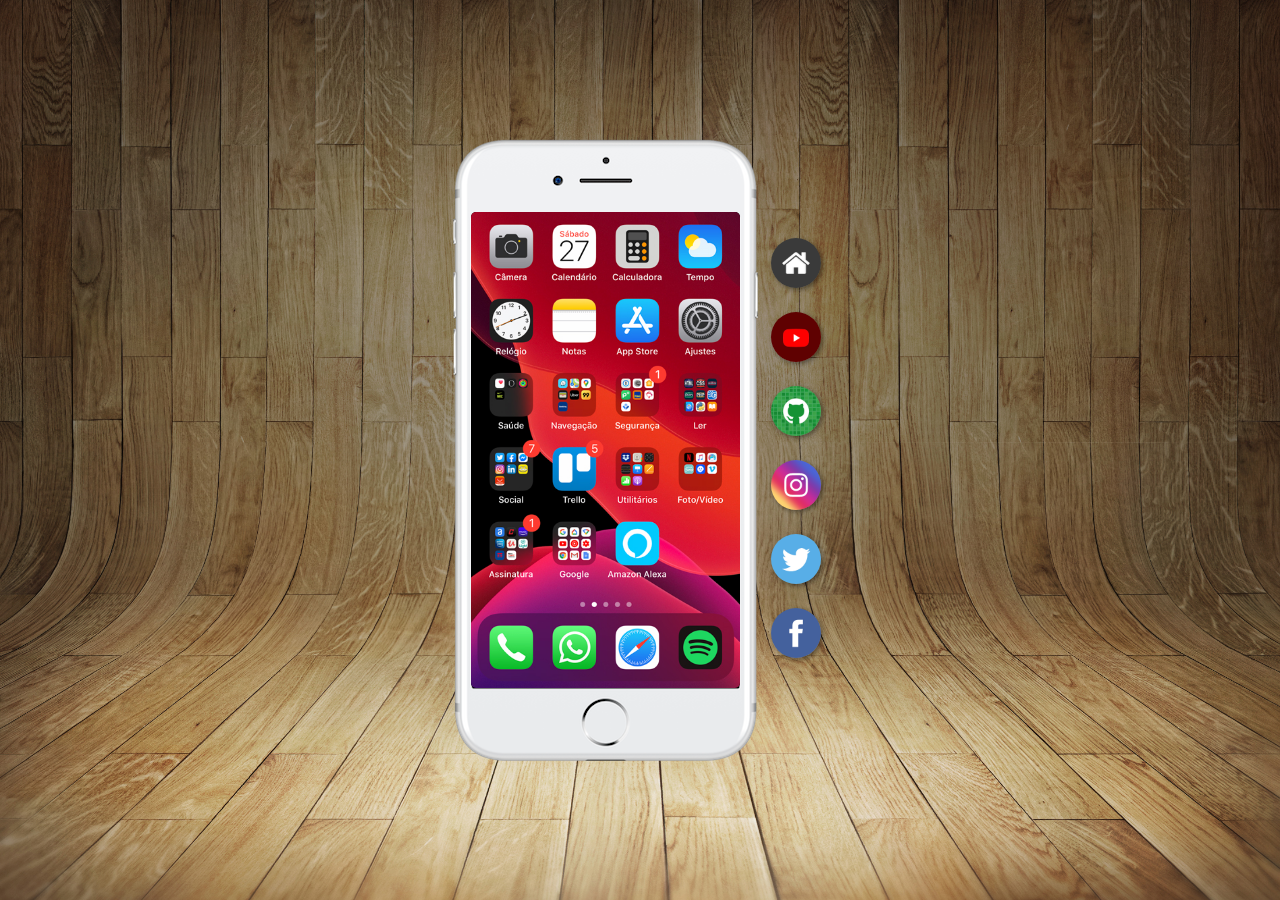
<file: index.html>
<!DOCTYPE html>
<html lang="pt-br">
<head>
    <meta charset="UTF-8">
    <meta name="viewport" content="width=device-width, initial-scale=1.0">
    <title>Projeto Redes Socias</title>
    <link rel="shortcut icon" href="favicon.ico" type="image/x-icon">
    <link rel="stylesheet" href="estilos/style.css">
</head>
<body>
    <main>
        <section id="telefone">
            <iframe src="home.html" name="tela" id="tela" frameborder="0">
                Seu navegador não é compátivel com isso.
            </iframe>
        </section>

        <section id="redes-sociais">
            <a href="home.html" target="tela"><img src="imagens/logo-home.jpg" alt="Home"></a> <br>
            <a href="youtube.html" target="tela"><img src="imagens/logo-youtube.jpg" alt="Youtube"></a> <br>
            <a href="github.html" target="tela"><img src="imagens/logo-github.jpg" alt="GitHub"></a> <br>
            <a href="instagram.html" target="tela"><img src="imagens/logo-instagram.jpg" alt="Instagram"></a> <br>
            <a href="twitter.html" target="tela"><img src="imagens/logo-twitter.jpg" alt="Twitter"></a> <br>
            <a href="facebook.html" target="tela"><img src="imagens/logo-facebook.jpg" alt="Facebook"></a>
        </section>
    </main>
</body>
</html>
</file>
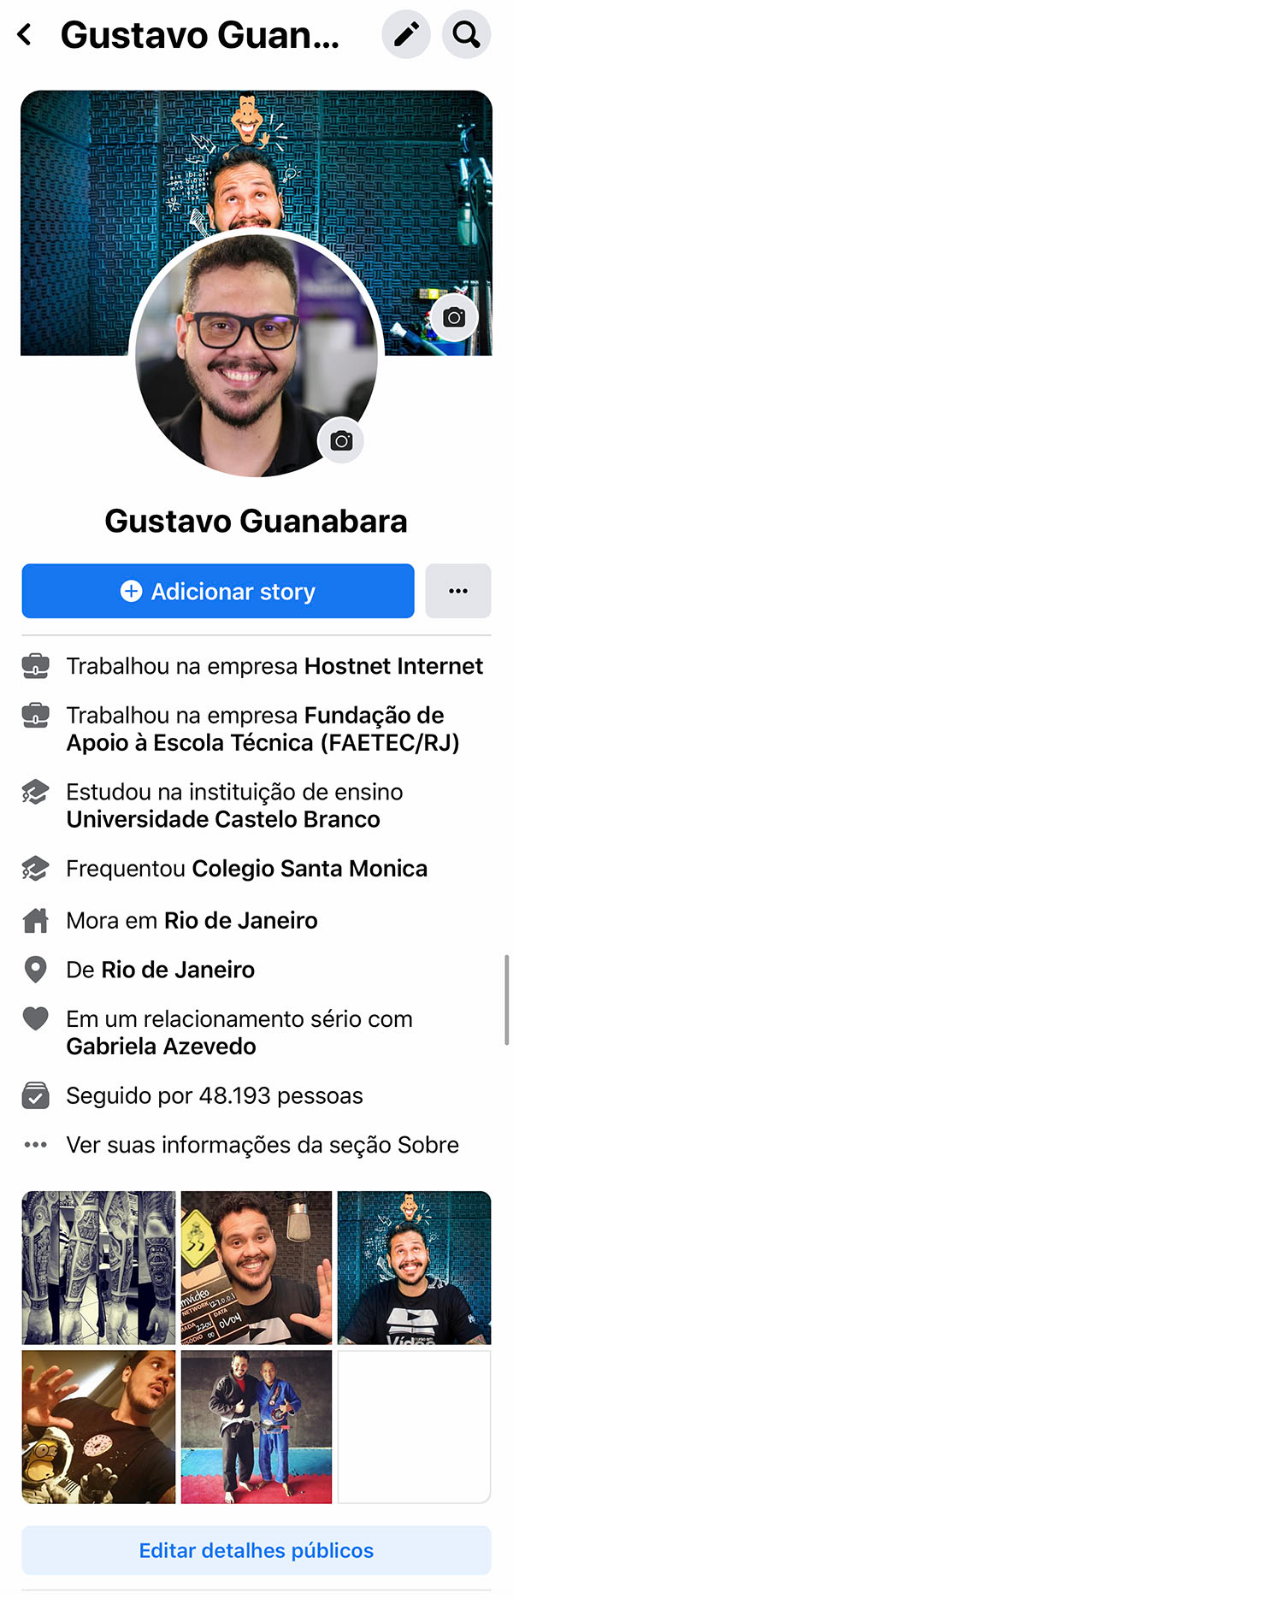
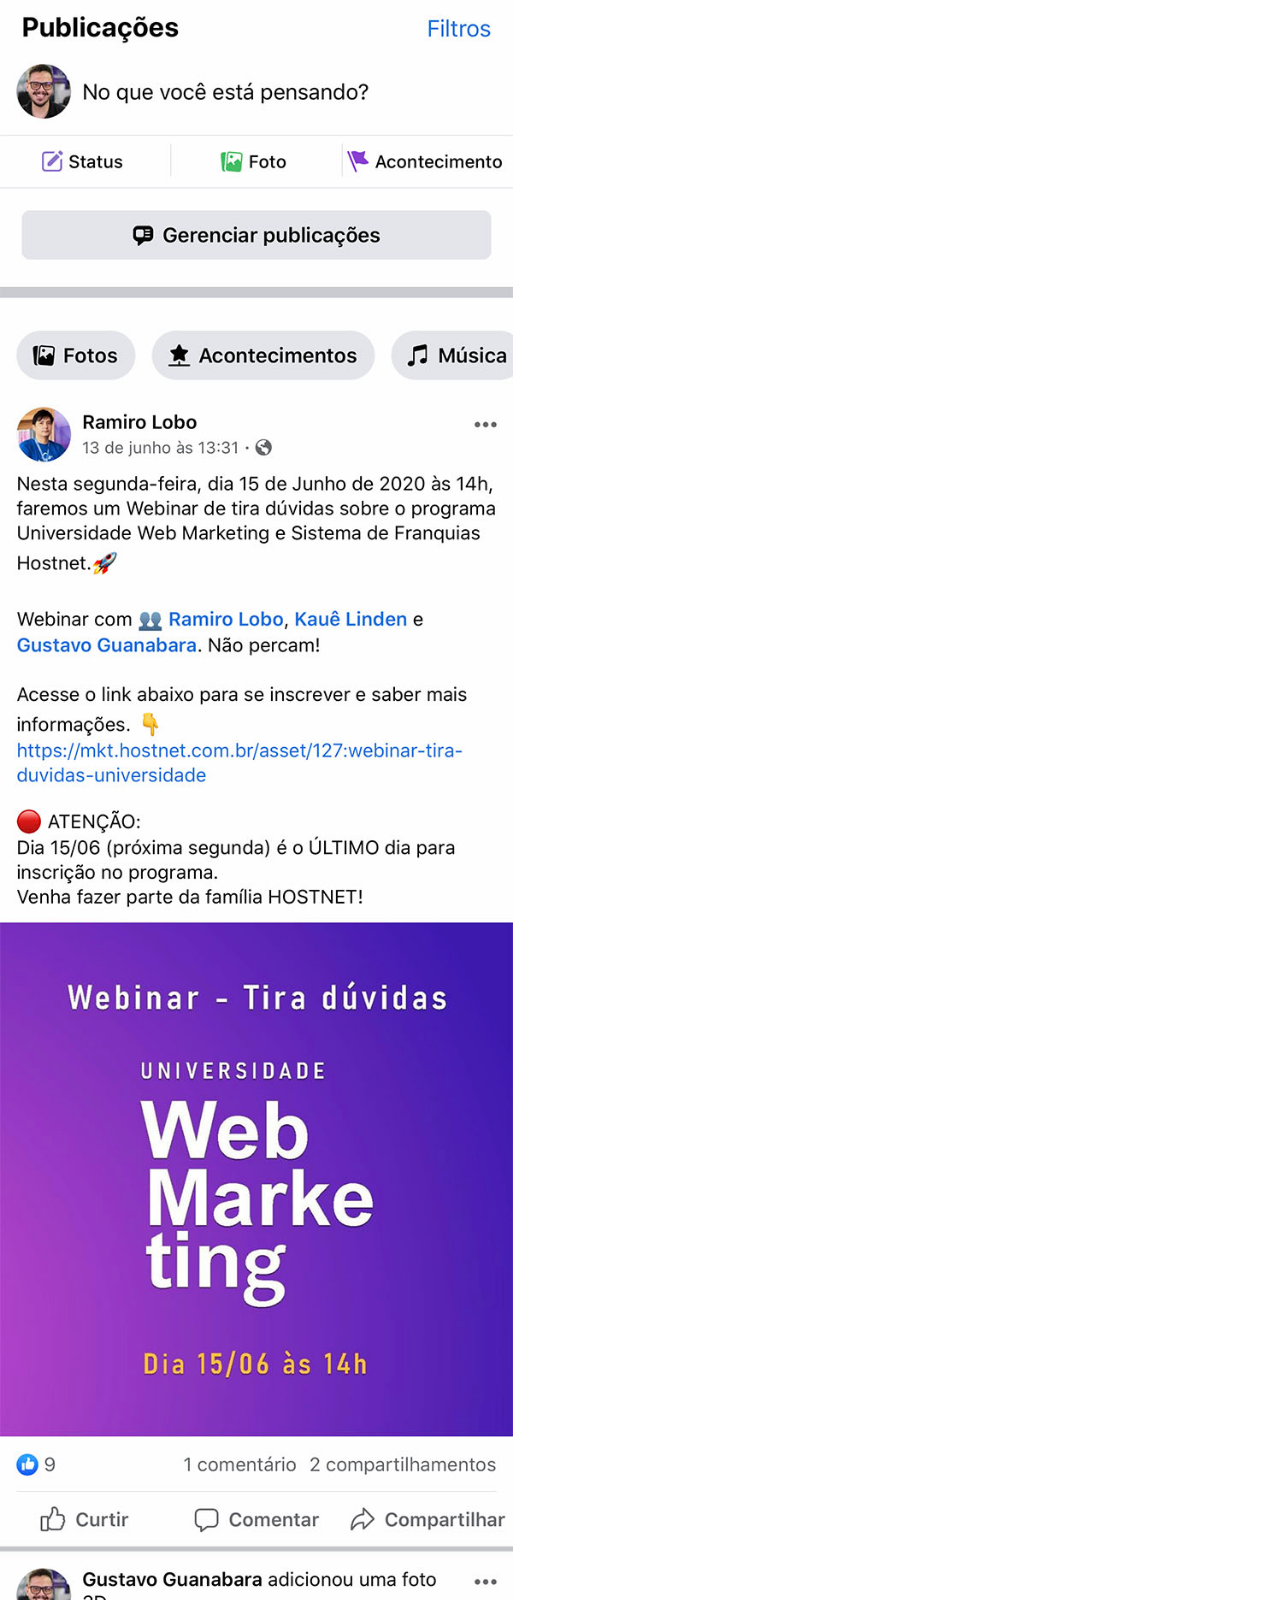
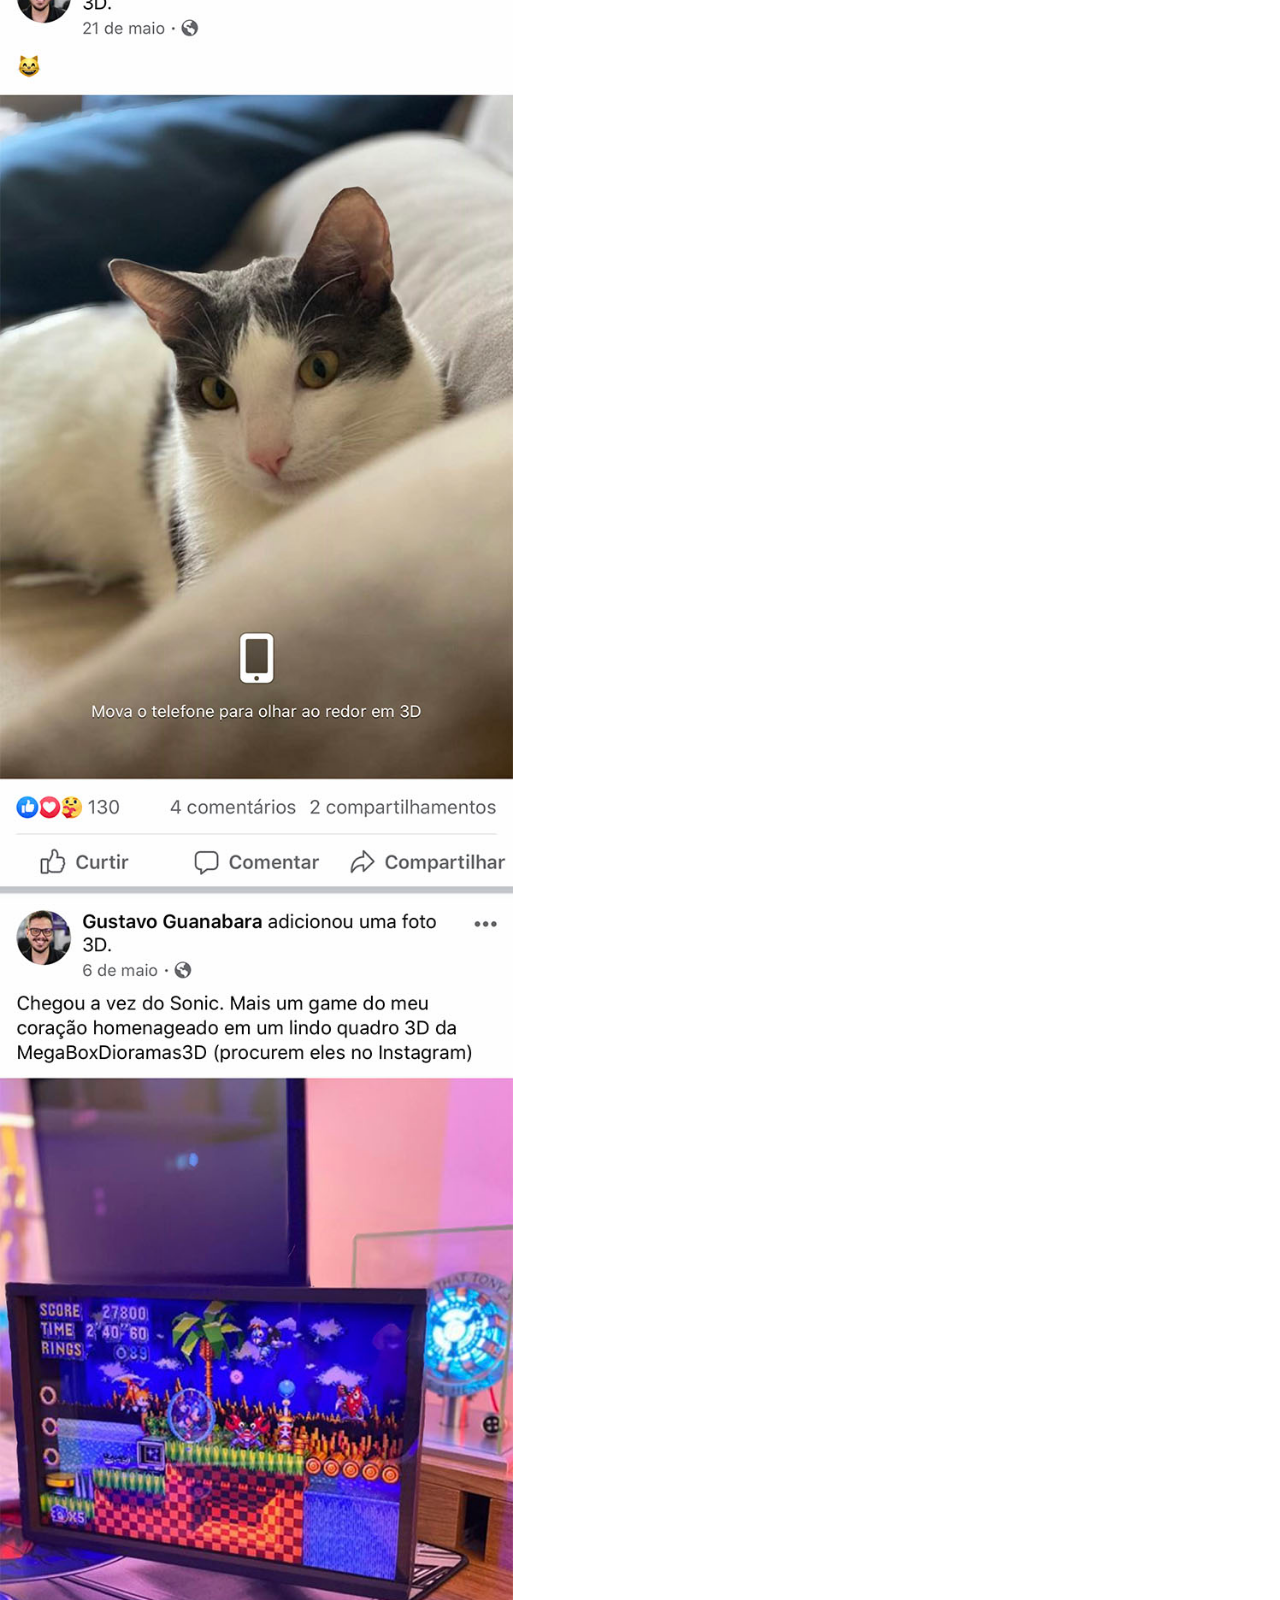
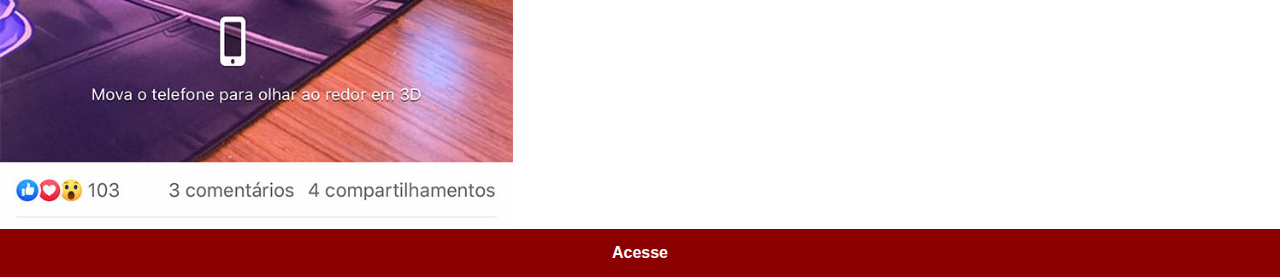
<file: facebook.html>
<!DOCTYPE html>
<html lang="pt-br">
<head>
    <meta charset="UTF-8">
    <meta name="viewport" content="width=device-width, initial-scale=1.0">
    <title>Facebook</title>
    <link rel="stylesheet" href="estilos/social.css">
</head>
<body>
    <img src="imagens/tela-facebook.jpg" alt="Facebook">
    <a href="https://www.facebook.com/gustavoguanabara/?locale=pt_BR" target="_blank">Acesse</a>
</body>
</html>
</file>
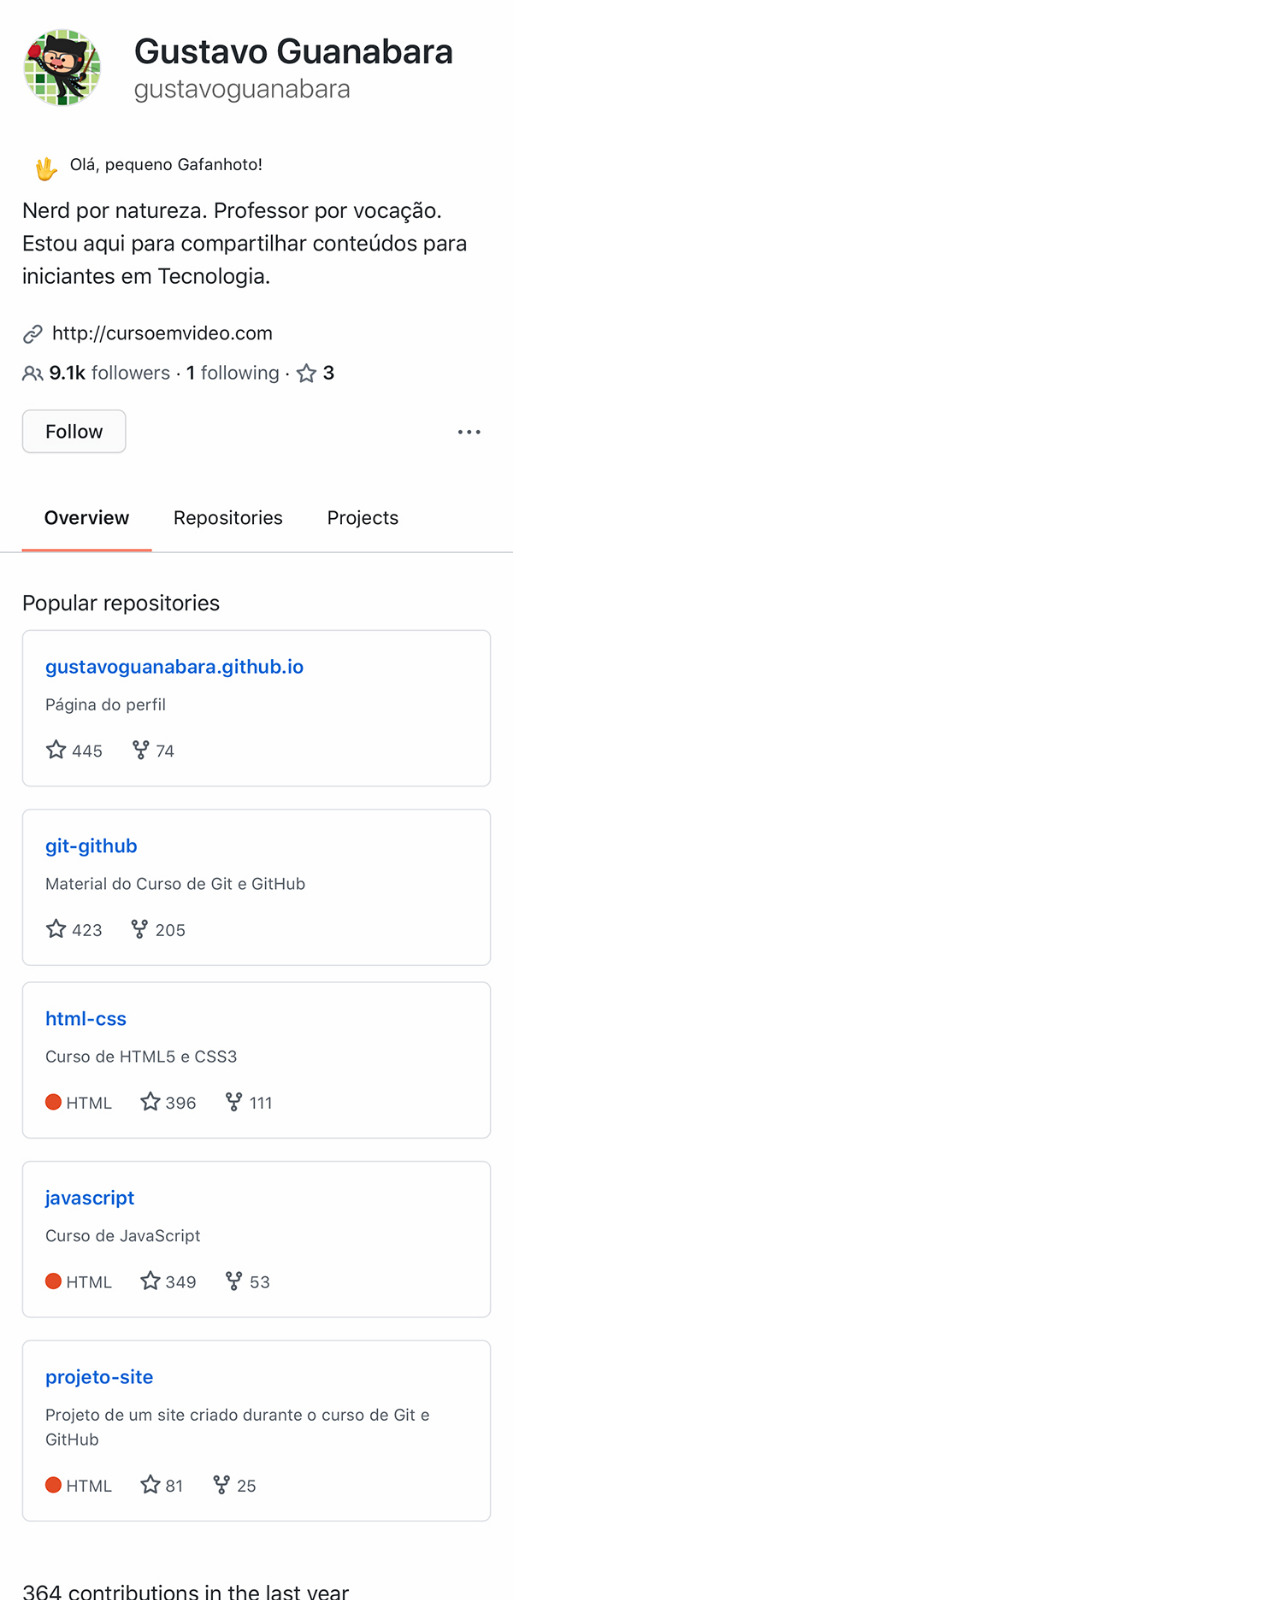
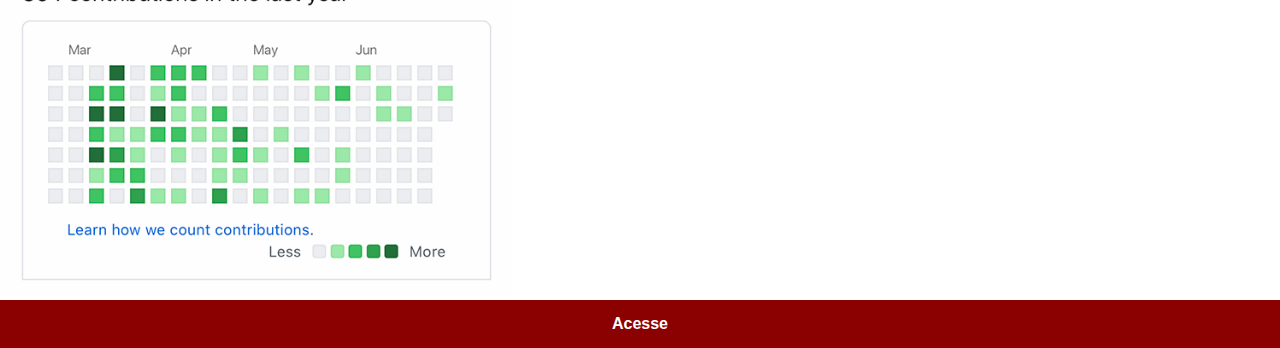
<file: github.html>
<!DOCTYPE html>
<html lang="pt-br">
<head>
    <meta charset="UTF-8">
    <meta name="viewport" content="width=device-width, initial-scale=1.0">
    <title>GitHub</title>
    <link rel="stylesheet" href="estilos/social.css">
</head>
<body>
    <img src="imagens/tela-github.jpg" alt="GitHub">
    <a href="https://github.com/gustavoguanabara" target="_blank">Acesse</a>
</body>
</html>
</file>
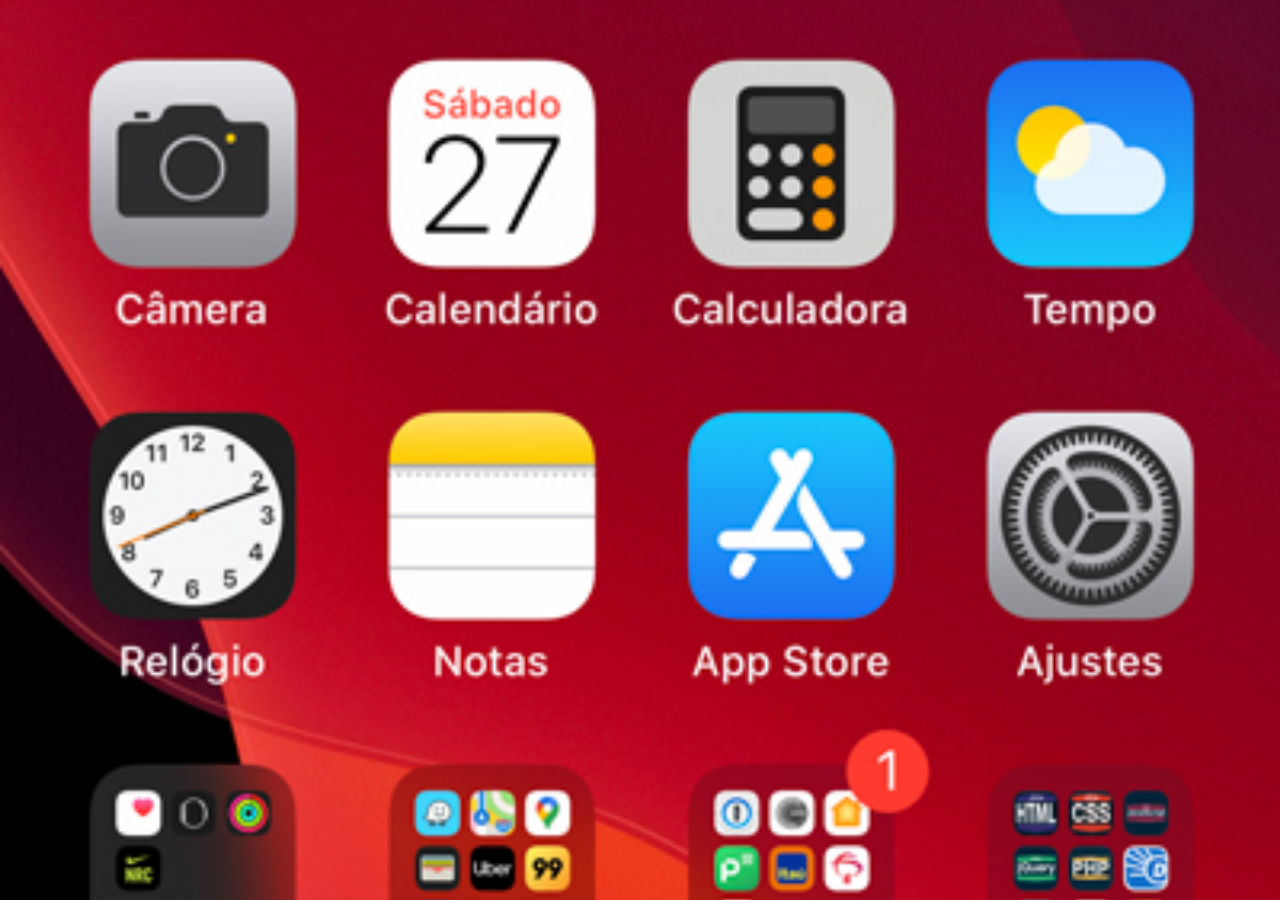
<file: home.html>
<!DOCTYPE html>
<html lang="pt-br">
<head>
    <meta charset="UTF-8">
    <meta name="viewport" content="width=device-width, initial-scale=1.0">
    <title>Home</title>
    <style>
        * {
            margin: 0px;
            padding: 0px;
        }

        body {
            height: 100vh;
            width: 100vw;
            background: black url(imagens/tela-home.jpg) top center/cover no-repeat;
        }
    </style>
</head>
<body>
    
</body>
</html>
</file>
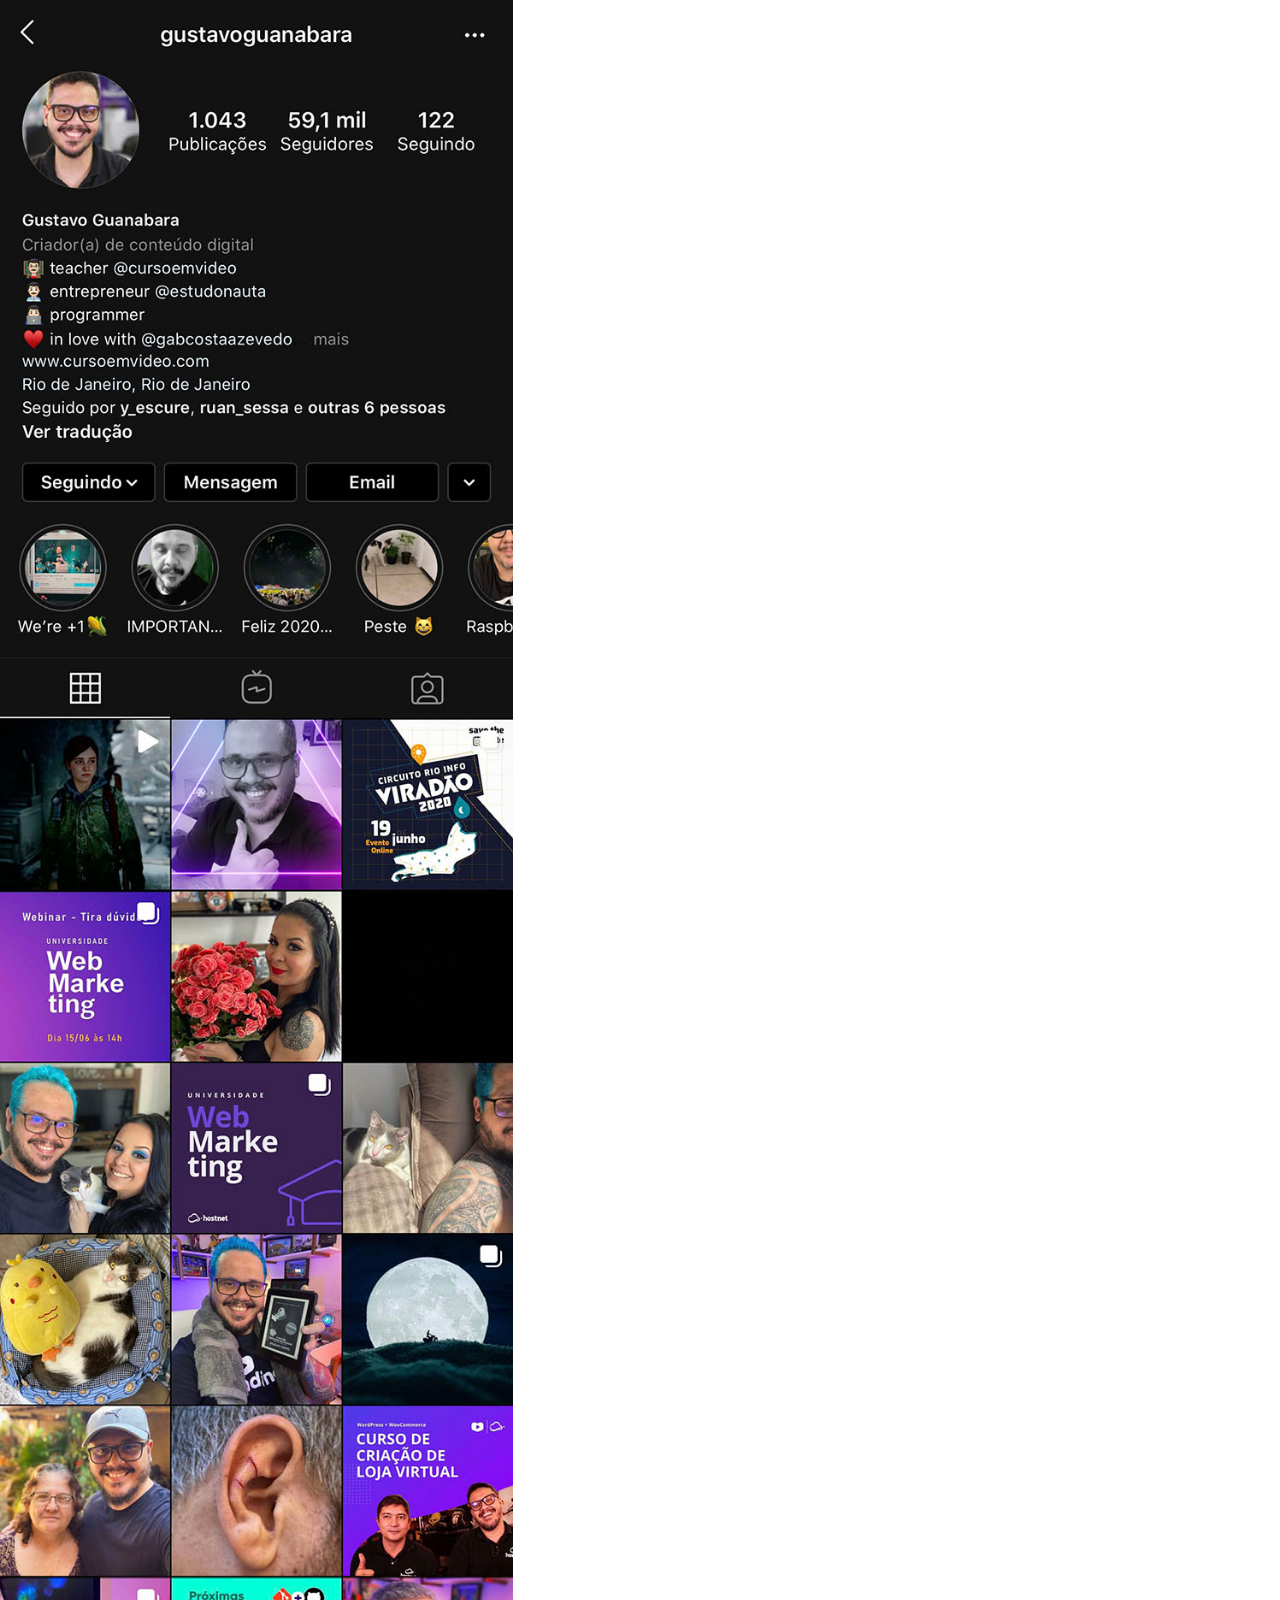
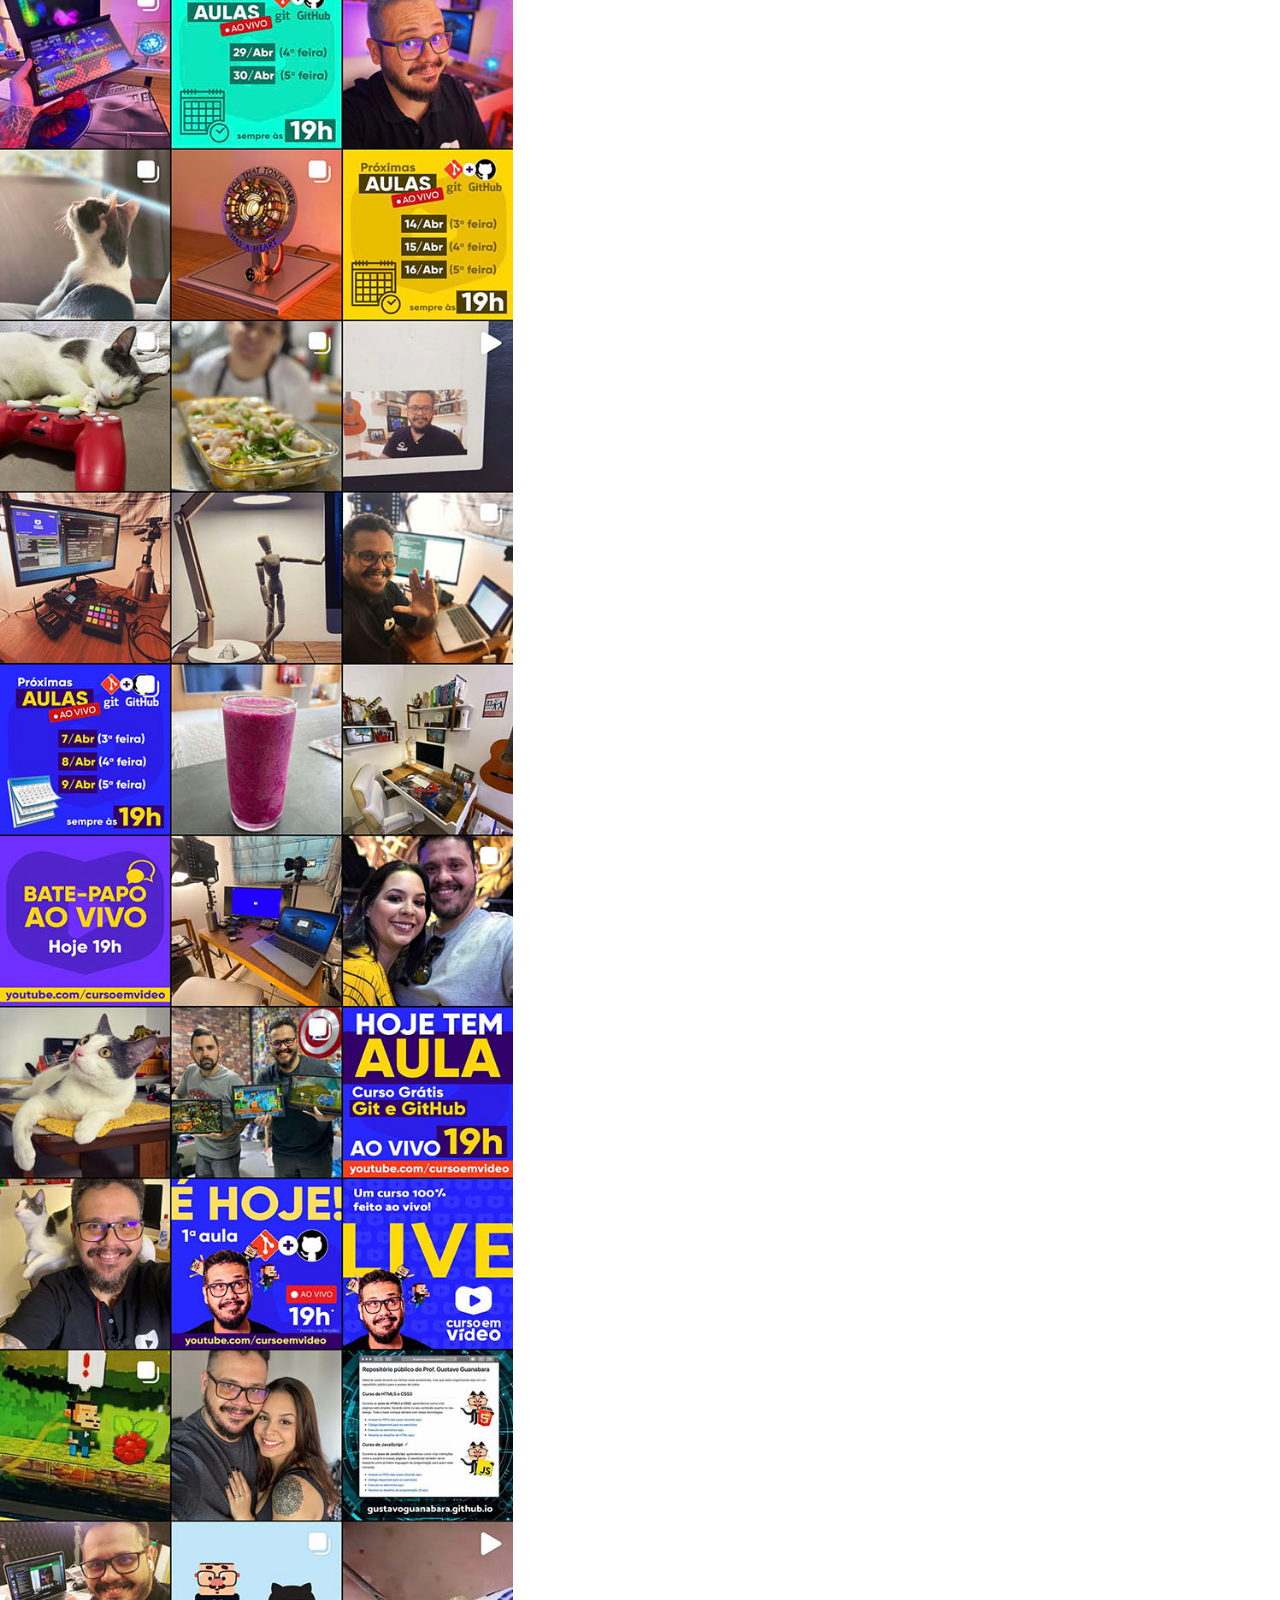
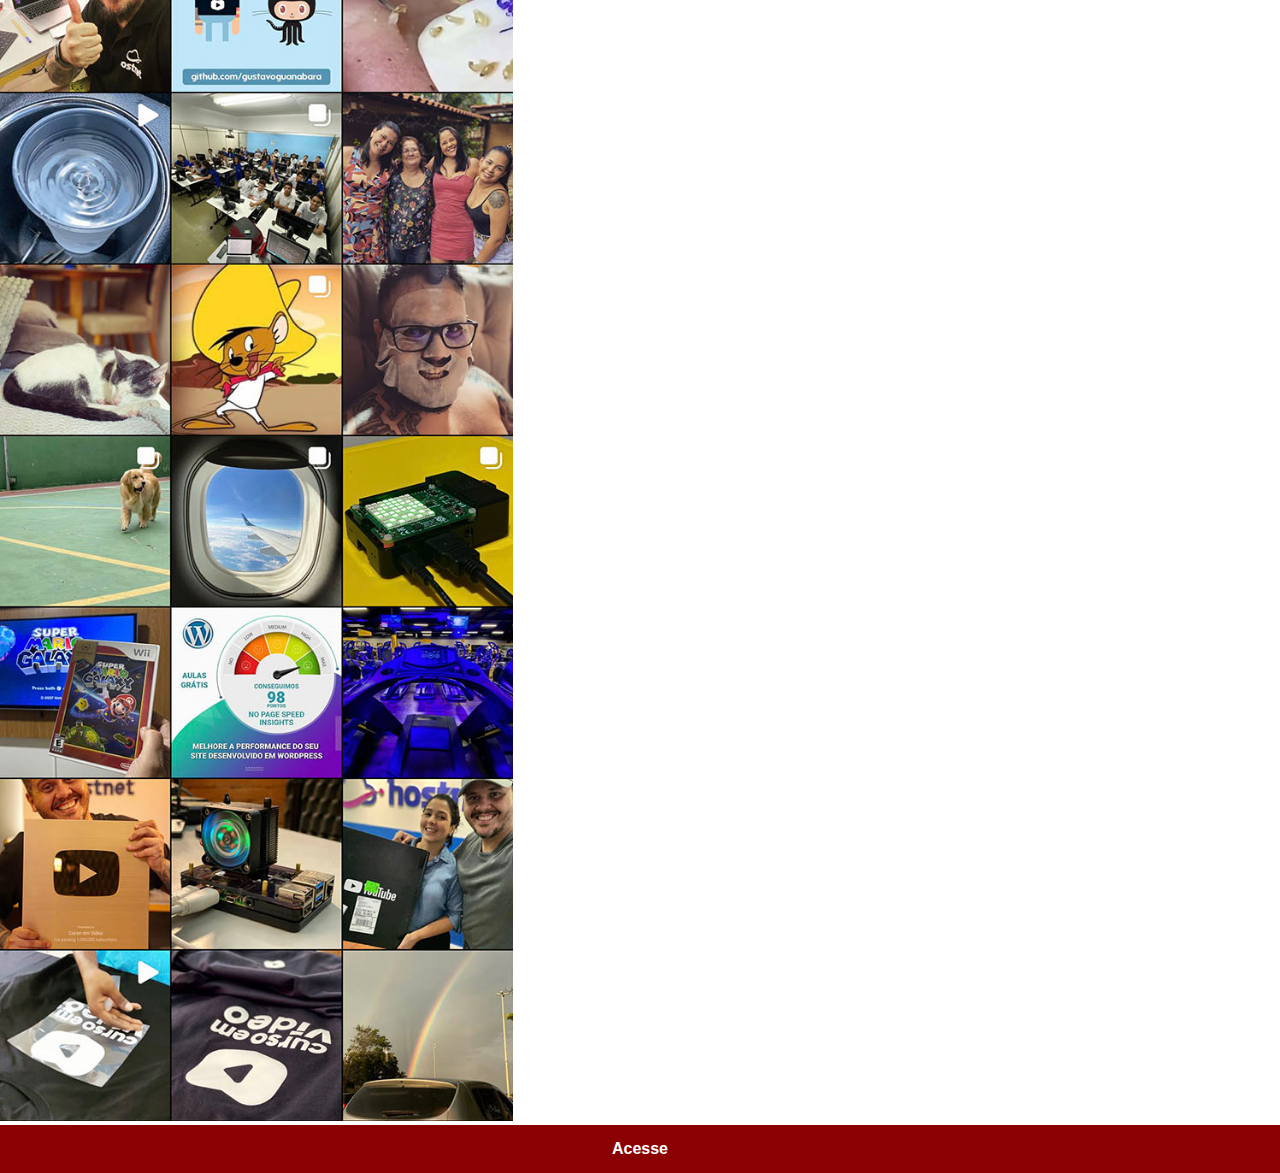
<file: instagram.html>
<!DOCTYPE html>
<html lang="pt-br">
<head>
    <meta charset="UTF-8">
    <meta name="viewport" content="width=device-width, initial-scale=1.0">
    <title>Instagram</title>
    <link rel="stylesheet" href="estilos/social.css">
</head>
<body>
    <img src="imagens/tela-instagram.jpg" alt="Instagram">
    <a href="https://www.instagram.com/gustavoguanabara" target="_blank">Acesse</a>
</body>
</html>
</file>
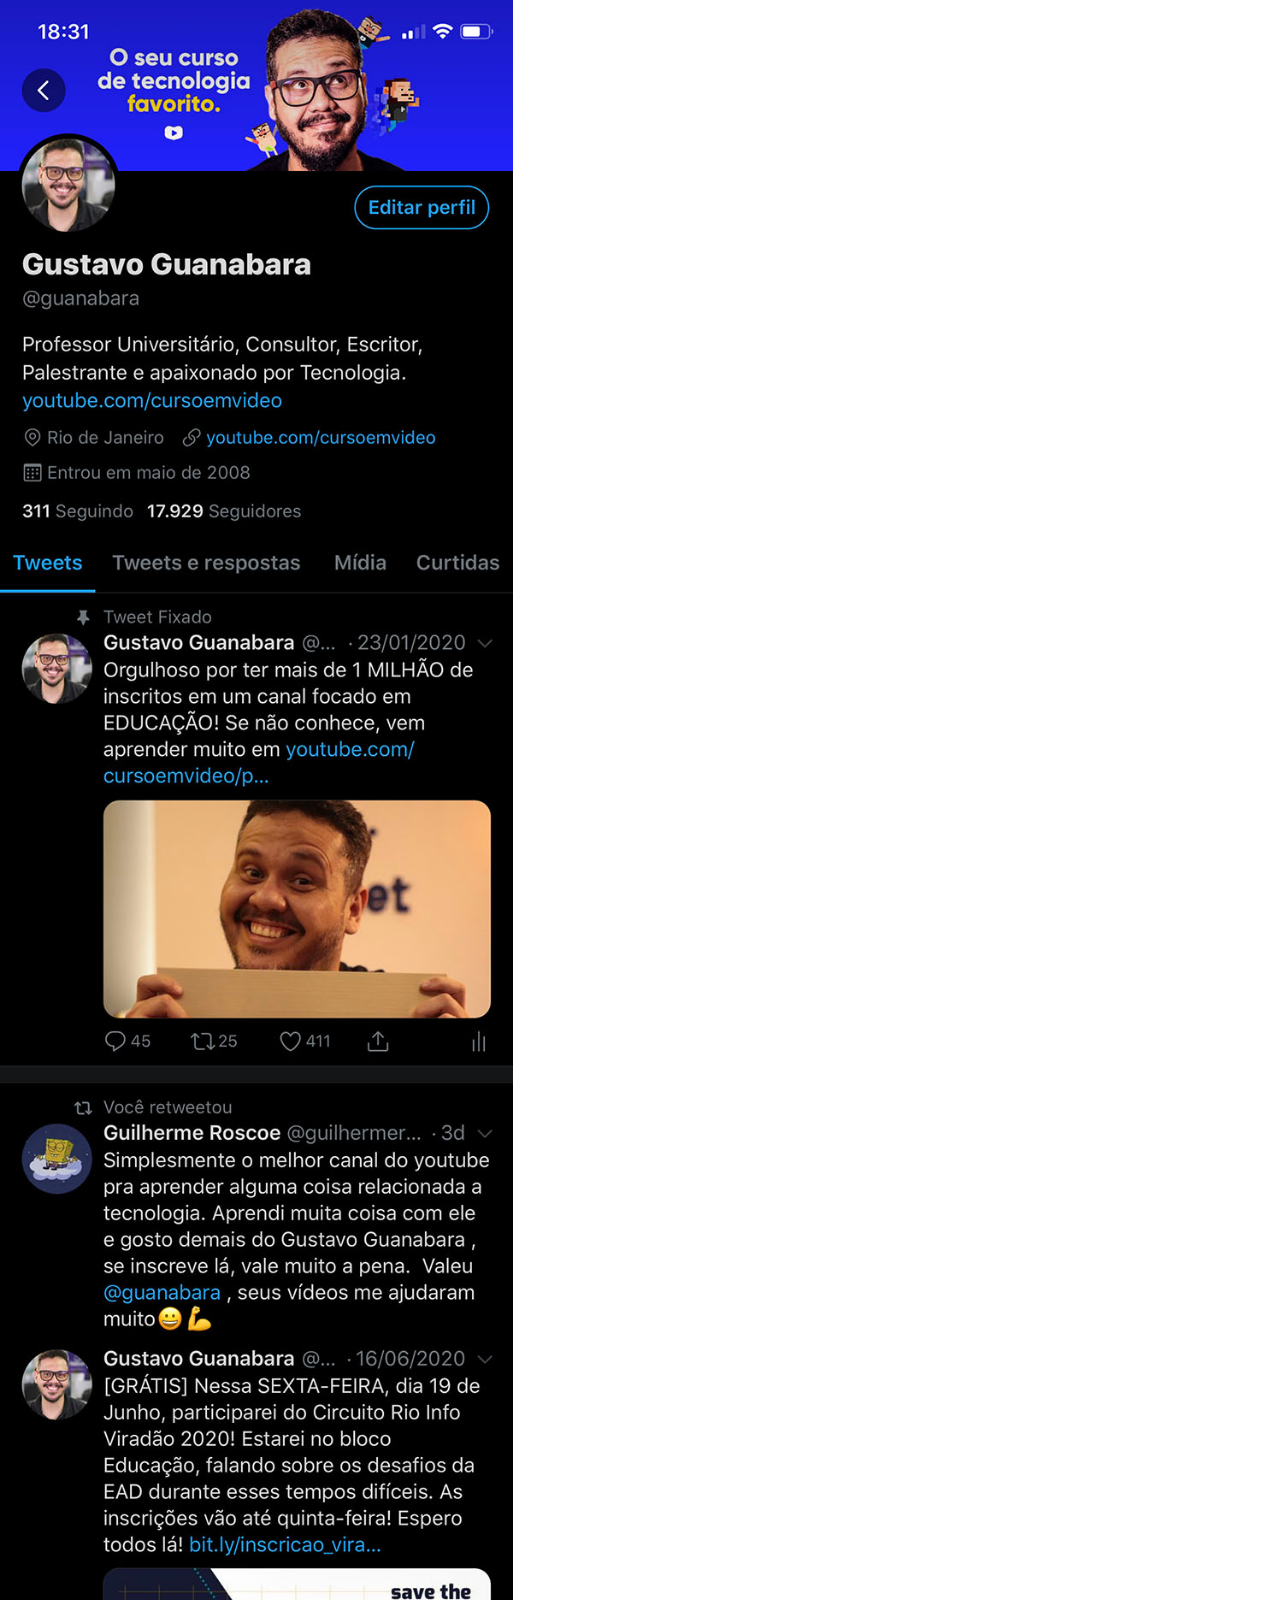
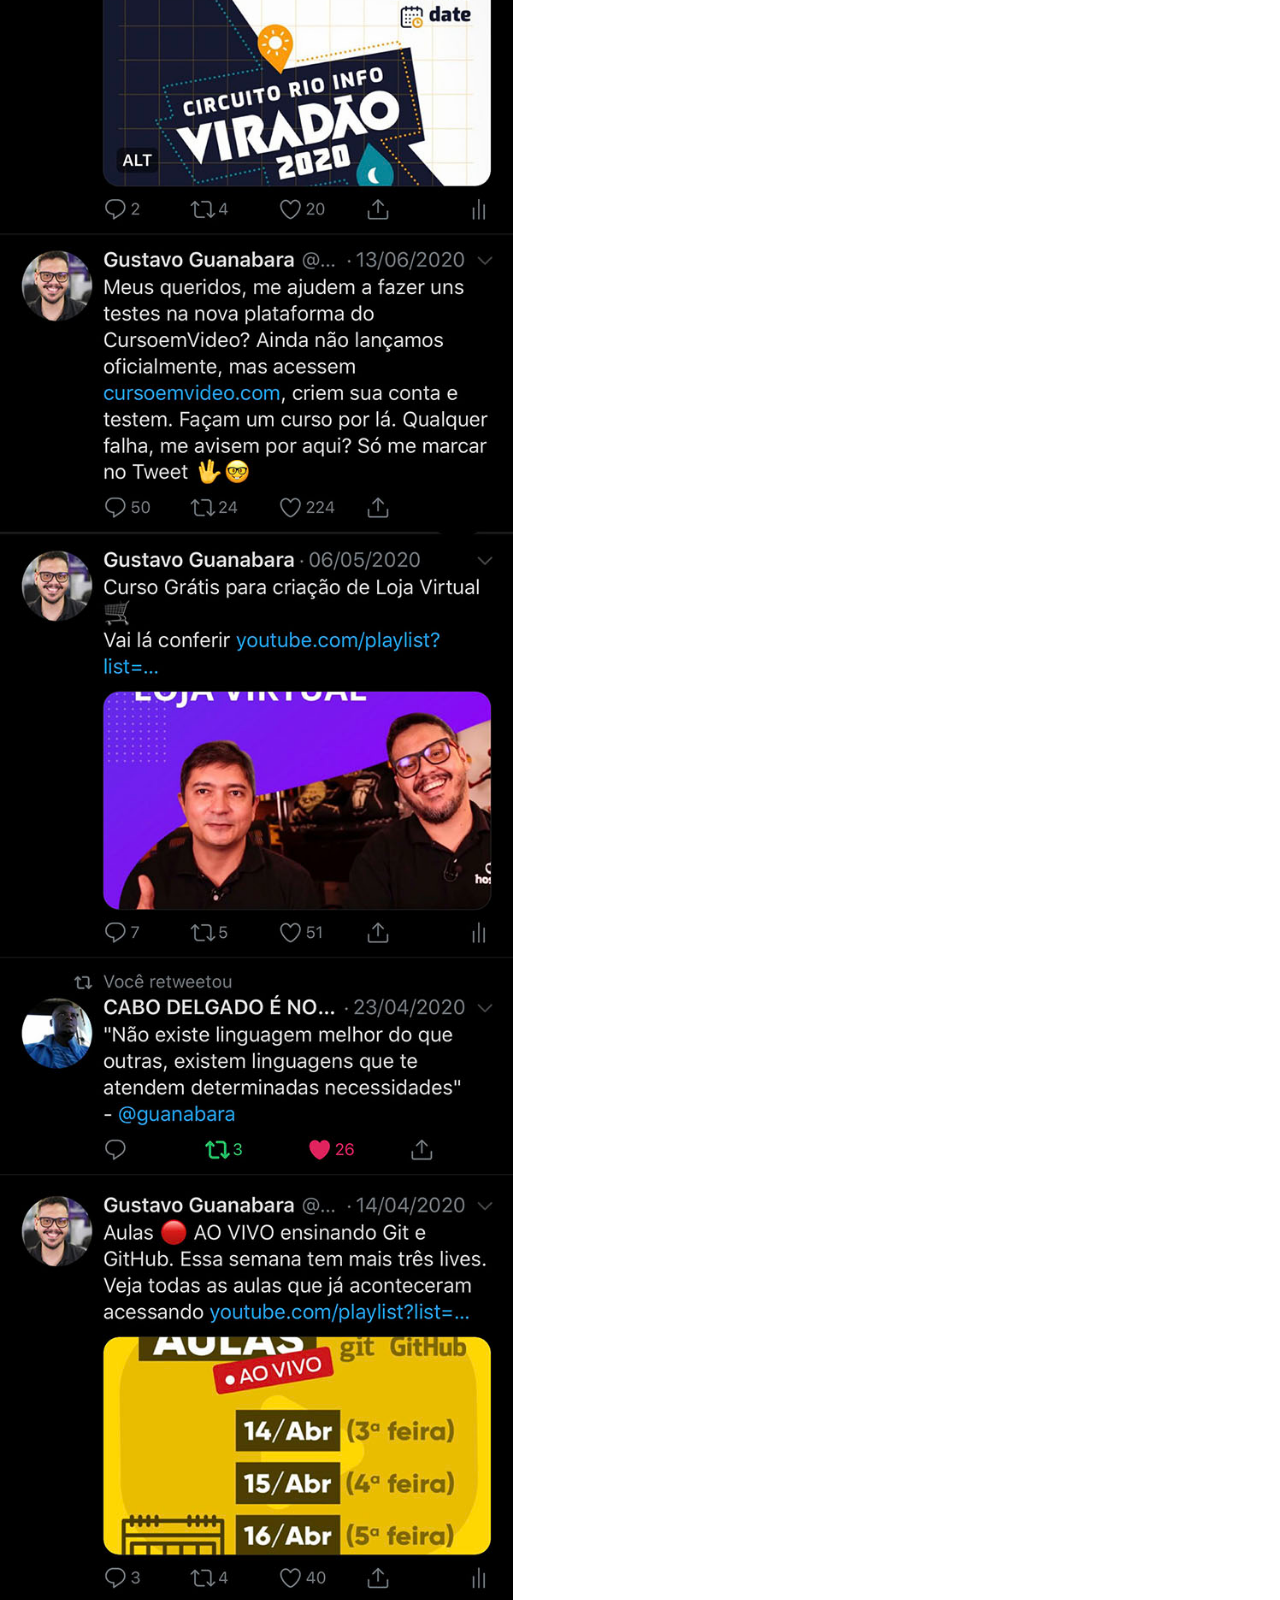
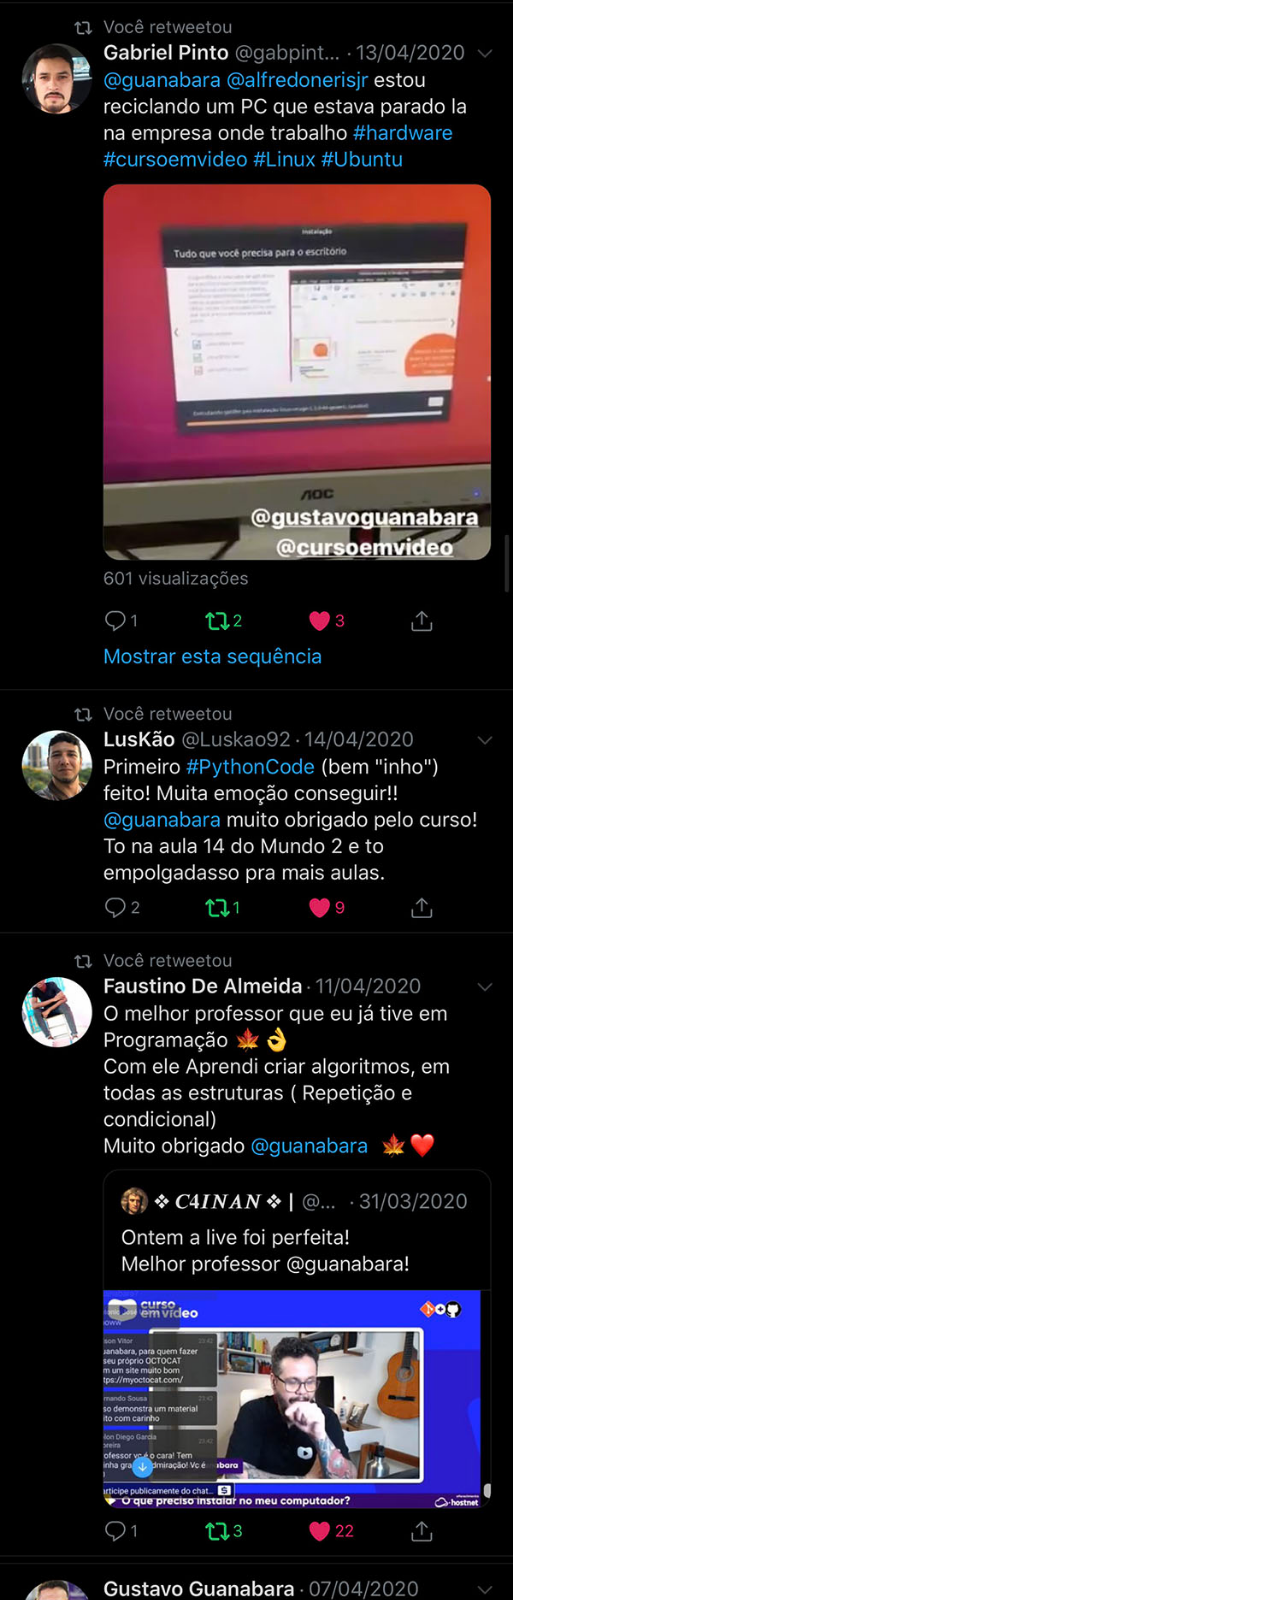
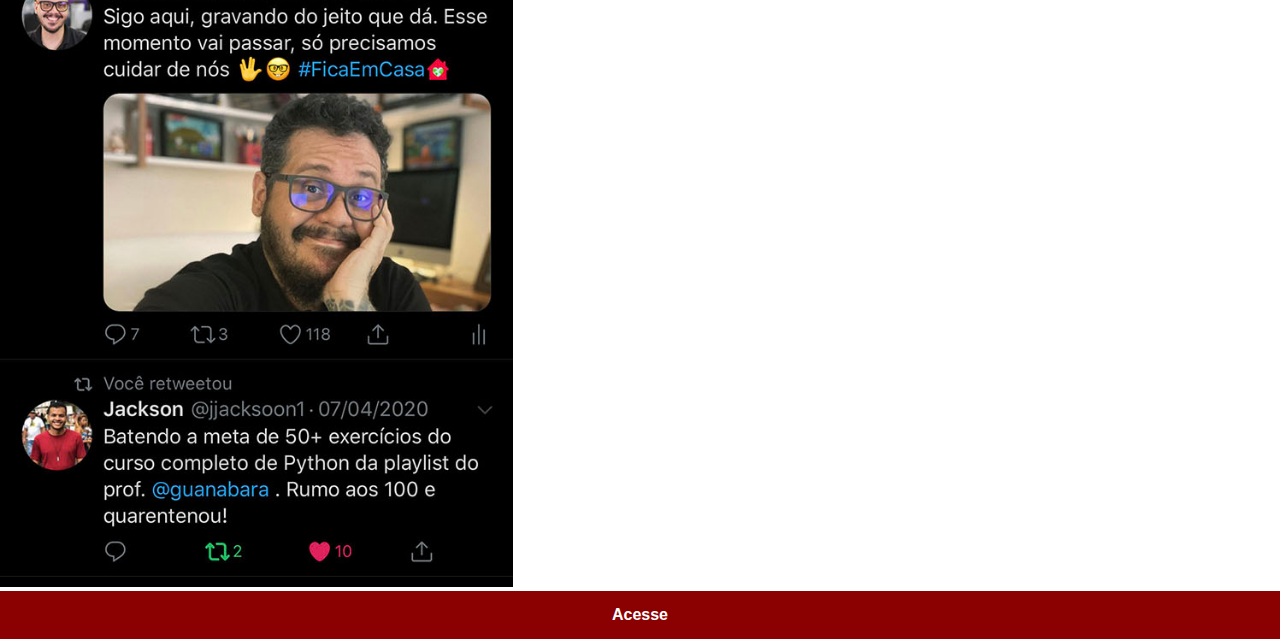
<file: twitter.html>
<!DOCTYPE html>
<html lang="pt-br">
<head>
    <meta charset="UTF-8">
    <meta name="viewport" content="width=device-width, initial-scale=1.0">
    <title>Twitter</title>
    <link rel="stylesheet" href="estilos/social.css">
</head>
<body>
    <img src="imagens/tela-twitter.jpg" alt="Twitter">
    <a href="https://x.com/guanabara?ref_src=twsrc%5Egoogle%7Ctwcamp%5Eserp%7Ctwgr%5Eauthor" target="_blank">Acesse</a>
</body>
</html>
</file>
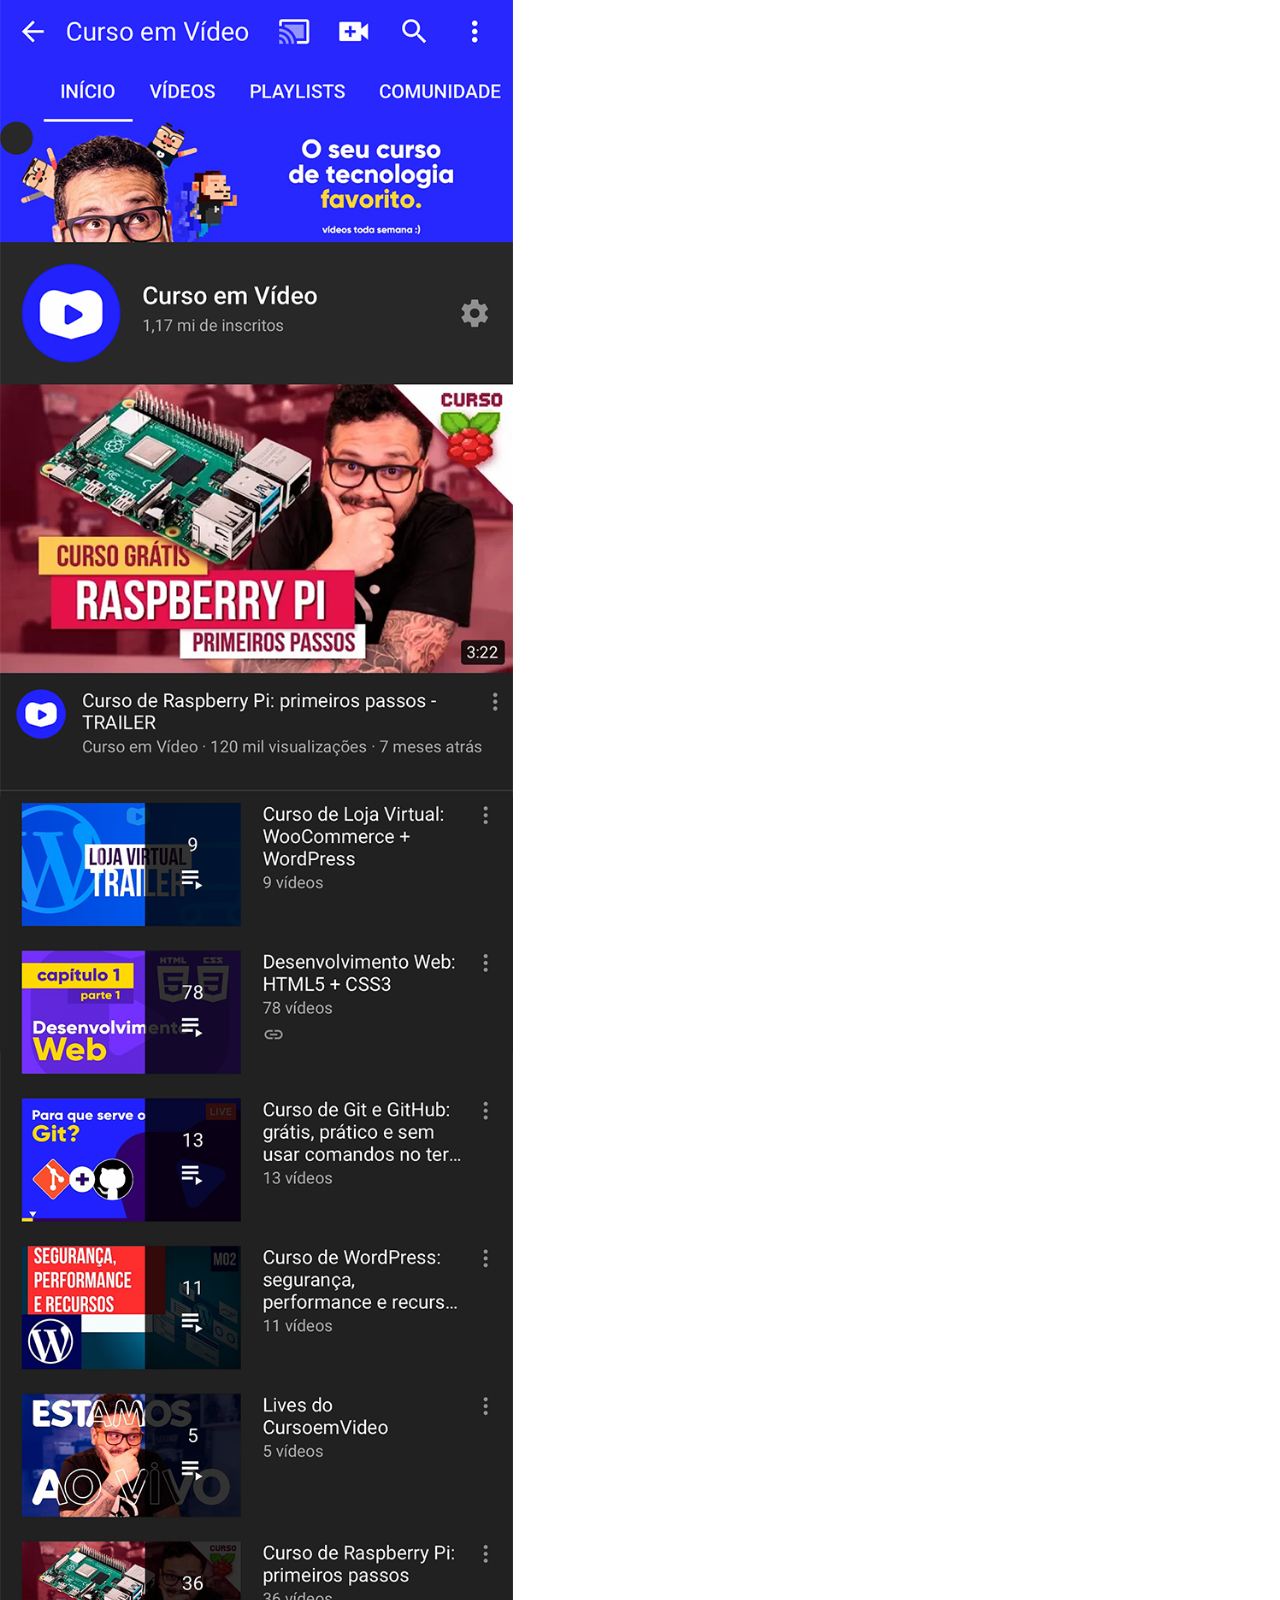
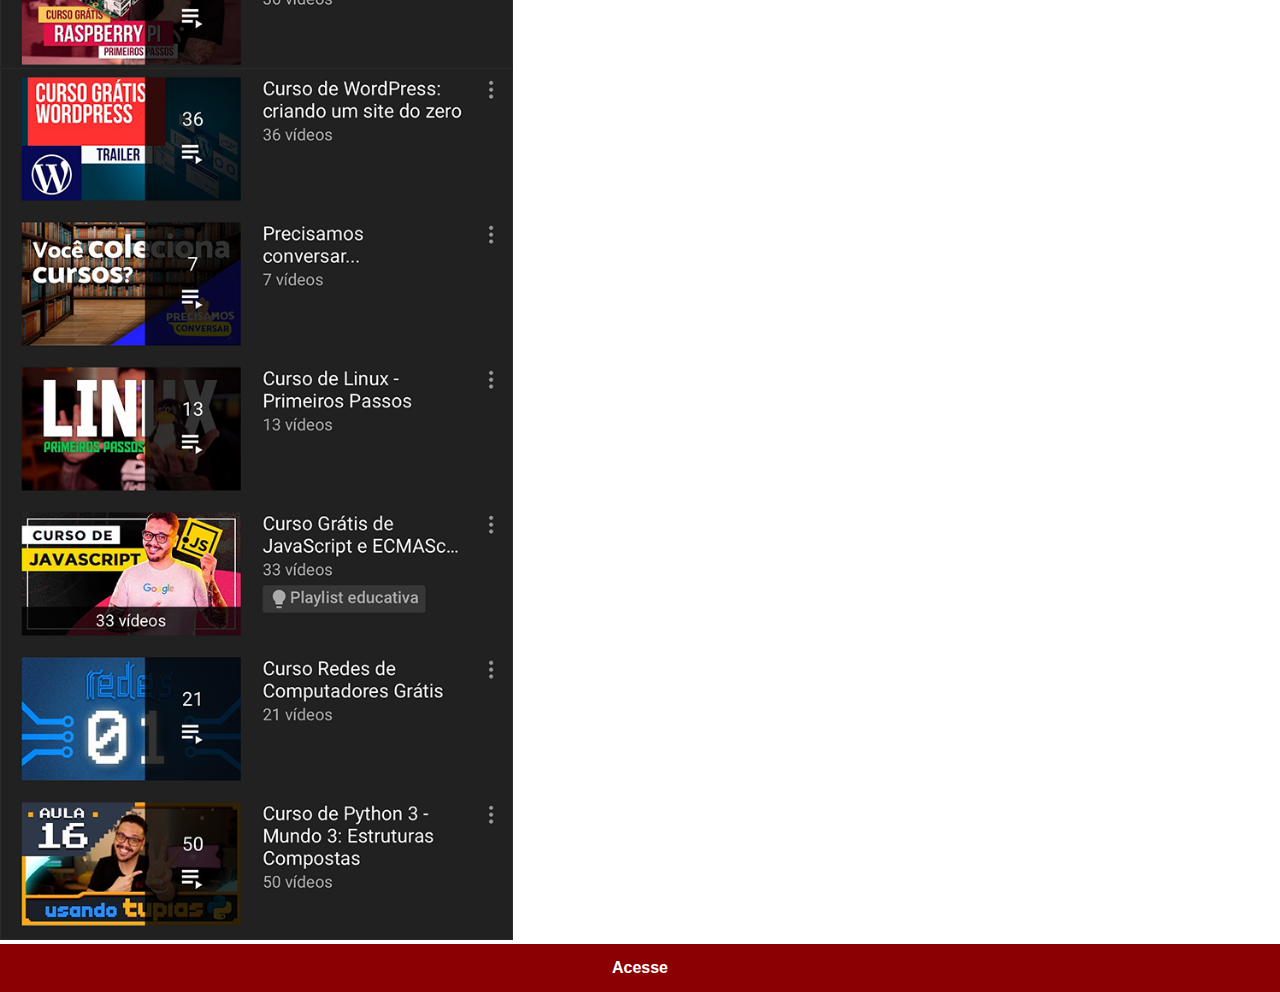
<file: youtube.html>
<!DOCTYPE html>
<html lang="pt-br">
<head>
    <meta charset="UTF-8">
    <meta name="viewport" content="width=device-width, initial-scale=1.0">
    <title>YouTube</title>
    <link rel="stylesheet" href="estilos/social.css">
</head>
<body>
    <img src="imagens/tela-youtube.png" alt="YouTube">
    <a href="https://www.youtube.com/c/CursoemVídeo" target="_blank">Acesse</a>
</body>
</html>
</file>
<file: estilos/style.css>
@charset "UTF-8";

* {
    margin: 0px;
    padding: 0px;
}

html, body {
    height: 100vh;
    width: 100vw;
    background-color: black;
}

body {
    background: url(../imagens/fundo-madeira.jpg) top center/cover no-repeat fixed;
}

main {
    height: 100vh;
    display: flex;
    justify-content: center;
    align-items: center;
}

section#telefone {
    height: 627px;
    width: 311px;
    background: url(../imagens/frame-iphone.png) no-repeat;
    display: flex;
    justify-content: center;
    align-items: center;
}

section#redes-sociais {
    text-align: right;
}

section#redes-sociais img {
    width: 50px;
    margin: 10px;
    border-radius: 50%;
    box-shadow: 2px 2px 5px rgba(0, 0, 0, 0.411);
    box-sizing: border-box;
}

section#redes-sociais img:hover {
    border: 2px solid rgba(255, 255, 255, 0.548);
    transform: translate(-3px, -3px);
    box-shadow: 5px 5px 10px rgba(0, 0, 0, 0.596);
    transition: 0.3s, border 0.1s;
}

section#redes-sociais img:active {
    transform: scale(95%);
}

iframe#tela {
    height: 476px;
    width: 269px;
    border-radius: 5px;
}
</file>
<file: estilos/social.css>
@charset "UTF-8";

* {
    margin: 0px;
    padding: 0px;
    font-family: Arial, Helvetica, sans-serif;
}

::-webkit-scrollbar {
    width: 0px;
    height: 0px;
}

img {
    width: 57vh
}

a {
    display: block;
    background-color: darkred;
    color: white;
    padding: 15px;
    text-align: center;
    text-decoration: none;
    font-weight: bolder;
}

a:hover {
    background-color: red;
    
}
</file>
